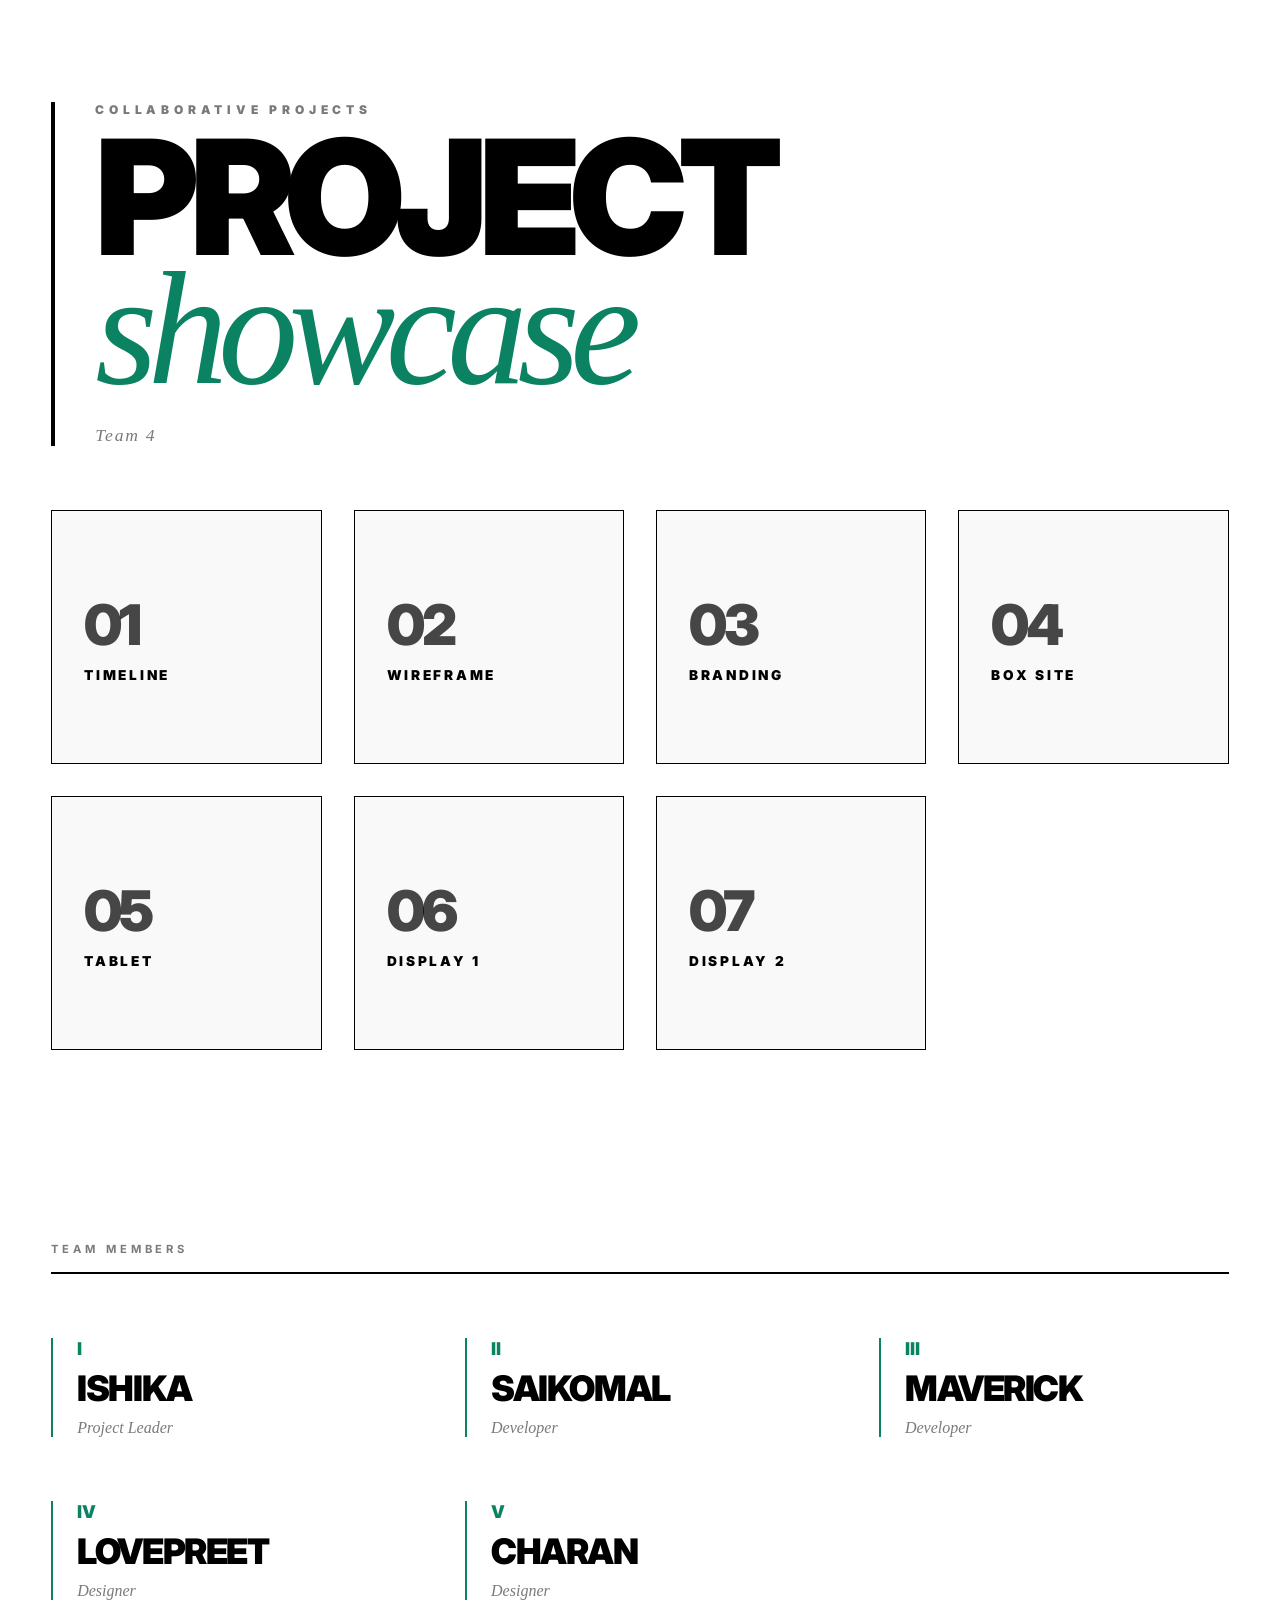
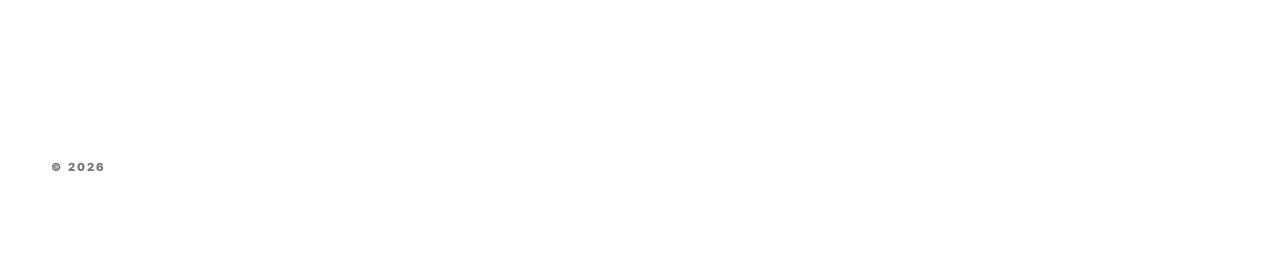
<file: index.html>
<!DOCTYPE html>
<html lang="en">
<head>
    <meta charset="UTF-8">
    <meta name="viewport" content="width=device-width, initial-scale=1.0">
    <title>Team 4 | Digital Showcase</title>
    <link href="https://fonts.googleapis.com/css2?family=Inter:wght@400;900&family=Georgia:ital@1&display=swap" rel="stylesheet">
    <link rel="stylesheet" href="css/main.css">
    <!-- Google tag (gtag.js) -->
<script async src="https://www.googletagmanager.com/gtag/js?id=G-DK1DBWE0DG"></script>
<script>
  window.dataLayer = window.dataLayer || [];
  function gtag(){dataLayer.push(arguments);}
  gtag('js', new Date());

  gtag('config', 'G-DK1DBWE0DG');
</script>
</head>
<body>

    <div class="page fade-in">
        <header class="marquee">
            <p class="marquee-top">Collaborative Projects</p>
            <h1>PROJECT <em>SHOWCASE</em></h1>
            <p class="marquee-subtitle">Team 4</p>
        </header>


        <nav class="action-grid">
            <a href="timeline/timeline.html" class="action-card">
                <span class="card-num">01</span>
                <span class="card-label">Timeline</span>
            </a>
            <a href="wireframe/wireframe.html" class="action-card">
                <span class="card-num">02</span>
                <span class="card-label">Wireframe</span>
            </a>
            <a href="branding/branding.html" class="action-card">
                <span class="card-num">03</span>
                <span class="card-label">Branding</span>
            </a>
            <a href="box_site/index.html" class="action-card">
                <span class="card-num">04</span>
                <span class="card-label">Box Site</span>
            </a>
            <a href="tablet/index.html" class="action-card">
                <span class="card-num">05</span>
                <span class="card-label">Tablet</span>
            </a>
            <a href="display1/index.html" class="action-card">
                <span class="card-num">06</span>
                <span class="card-label">Display 1</span>
            </a>
            <a href="display2/index.html" class="action-card">
                <span class="card-num">07</span>
                <span class="card-label">Display 2</span>
            </a>
        </nav>

        <section class="team-section">
            <h2 class="team-heading">Team Members </h2>
            <div class="credits-grid">
                <div class="credit-item">
                    <span class="item-id">I</span>
                    <h3 class="item-name">Ishika</h3>
                    <span class="item-role">Project Leader</span>
                </div>
                <div class="credit-item">
                    <span class="item-id">II</span>
                    <h3 class="item-name">Saikomal</h3>
                    <span class="item-role">Developer</span>
                </div>
                <div class="credit-item">
                    <span class="item-id">III</span>
                    <h3 class="item-name">Maverick</h3>
                    <span class="item-role">Developer</span>
                </div>
                <div class="credit-item">
                    <span class="item-id">IV</span>
                    <h3 class="item-name">Lovepreet</h3>
                    <span class="item-role">Designer</span>
                </div>
                <div class="credit-item">
                    <span class="item-id">V</span>
                    <h3 class="item-name">Charan</h3>
                    <span class="item-role">Designer</span>
                </div>
            </div>
        </section>

        <footer class="footer-meta">
            <span>© 2026 </span>
        </footer>
    </div>
</body>
</html>
</file>
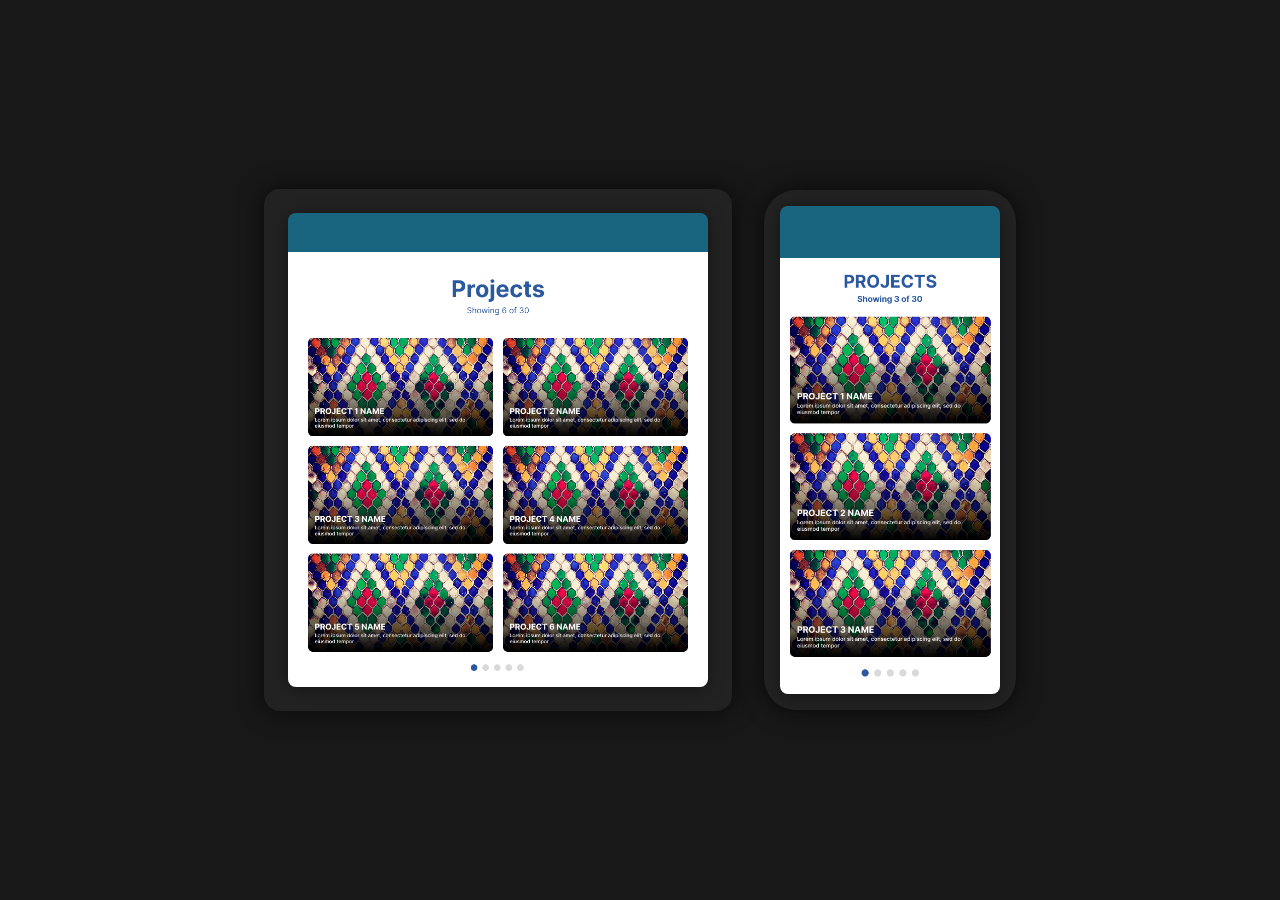
<file: wireframe/wireframe.html>
<!DOCTYPE html>
<html lang="en">
<head>
    <meta charset="UTF-8">
    <meta name="viewport" content="width=device-width, initial-scale=1.0">
    <title>Project Image</title>
    <style>
        body {
            background: #181818;
            margin: 0;
            min-height: 100vh;
            display: flex;
            align-items: center;
            justify-content: center;
        }
        .wireframe-flex {
            display: flex;
            gap: 32px;
            align-items: center;
            justify-content: center;
        }
        .img-container {
            background: #222;
            padding: 24px;
            border-radius: 16px;
            box-shadow: 0 0 24px #000a;
            display: flex;
            align-items: center;
            justify-content: center;
        }
        .tablet-wireframe {
            max-width: 420px;
            max-height: 80vh;
        }
        .phone-wireframe {
            max-width: 220px;
            max-height: 60vh;
            padding: 16px;
            border-radius: 32px;
        }
        .img-container img {
            max-width: 100%;
            max-height: 100%;
            border-radius: 8px;
            box-shadow: 0 2px 16px #0006;
        }
    </style>
</head>
<body>
    <div class="wireframe-flex">
        <div class="img-container tablet-wireframe">
            <img src="./Project.png" alt="Tablet Wireframe">
        </div>
        <div class="img-container phone-wireframe">
            <img src="./Phone.png" alt="Phone Wireframe">
        </div>
    </div>
</body>
</html>
</file>
<file: css/main.css>
:root {
    --bg: #ffffff;
    --text: #000000;
    --dim: #7a7a7a;
    --border: #000000;
    --accent: #0B8261; 
    --card-bg: #f9f9f9;
}

body {
    margin: 0; padding: 0;
    background-color: var(--bg);
    color: var(--text);
    font-family: 'Inter', sans-serif;
    -webkit-font-smoothing: antialiased;
    overflow-x: hidden;
}

.page {
    max-width: 1400px;
    margin: 0 auto;
    padding: 10vh 4vw;
}

.marquee {
    text-align: left;
    margin-bottom: 4rem;
    border-left: 4px solid var(--border);
    padding-left: 2.5rem;
}

.marquee-top {
    font-size: 0.75rem;
    font-weight: 900;
    text-transform: uppercase;
    letter-spacing: 0.4em;
    color: var(--dim);
    margin-bottom: 1rem;
    display: block;
}

h1 {
    font-size: clamp(4rem, 15vw, 10rem);
    font-weight: 900;
    line-height: 0.8;
    letter-spacing: -0.06em;
    text-transform: uppercase;
    margin: 0;
}

h1 em {
    font-family: "Georgia", serif;
    font-style: italic;
    font-weight: 400;
    color: var(--accent);
    text-transform: lowercase;
}

.marquee-subtitle {
    font-size: 1.1rem;
    font-family: "Georgia", serif;
    font-style: italic;
    color: var(--dim);
    margin-top: 2rem;
    letter-spacing: 0.1em;
}

.action-grid {
    display: grid;
    grid-template-columns: repeat(auto-fill, minmax(260px, 1fr));
    gap: 2rem;
    width: 100%;
}

.action-card {
    background: var(--card-bg);
    padding: 5rem 2rem;
    text-decoration: none;
    color: var(--text);
    display: flex;
    flex-direction: column;
    justify-content: flex-end;
    border: 1px solid var(--border);
    position: relative;
    overflow: hidden;
    transition: transform 0.4s cubic-bezier(0.16, 1, 0.3, 1);
}

.action-card::after {
    content: '';
    position: absolute;
    bottom: -100%;
    left: 0;
    width: 100%;
    height: 100%;
    background-color: var(--accent);
    transition: bottom 0.5s cubic-bezier(0.16, 1, 0.3, 1);
    z-index: 1;
}

.action-card:hover {
    border-color: var(--accent);
}

.action-card:hover::after {
    bottom: 0;
}

.card-num {
    font-size: 3.5rem;
    font-weight: 900;
    color: rgba(0, 0, 0, 0.72); 
    margin-bottom: 0.5rem;
    z-index: 2;
    transition: color 0.3s ease;
    letter-spacing: -3px;
}

.action-card:hover .card-num {
    color: rgb(255, 255, 255);
}

.card-label {
    font-size: 0.85rem;
    font-weight: 900;
    text-transform: uppercase;
    letter-spacing: 0.2em;
    z-index: 2;
    transition: color 0.3s ease;
}

.action-card:hover .card-label {
    color: #ffffff;
}

.team-section {
    margin-top: 12rem;
}

.team-heading {
    font-size: 0.7rem;
    text-transform: uppercase;
    letter-spacing: 0.35em;
    color: var(--dim);
    border-bottom: 2px solid var(--border);
    padding-bottom: 1rem;
    margin-bottom: 4rem;
}

.credits-grid {
    display: grid;
    grid-template-columns: repeat(auto-fit, minmax(250px, 1fr));
    gap: 4rem;
}

.credit-item {
    border-left: 2px solid var(--accent);
    padding-left: 1.5rem;
}

.item-id {
    font-size: 1.1rem;
    font-weight: 900;
    color: var(--accent);
}

.item-name {
    font-size: 2.2rem;
    font-weight: 900;
    text-transform: uppercase;
    margin: 0.5rem 0;
    letter-spacing: -0.04em;
}

.item-role {
    font-family: "Georgia", serif;
    font-style: italic;
    color: var(--dim);
}

.footer-meta {
    margin-top: 10rem;
    display: flex;
    justify-content: space-between;
    font-size: 0.7rem;
    font-weight: 900;
    color: var(--dim);
    text-transform: uppercase;
    letter-spacing: 0.2em;
}

.fade-in {
    animation: reveal 1.2s cubic-bezier(0.16, 1, 0.3, 1) forwards;
}

@keyframes reveal {
    from { opacity: 0; transform: translateY(30px); }
    to { opacity: 1; transform: translateY(0); }
}
</file>
